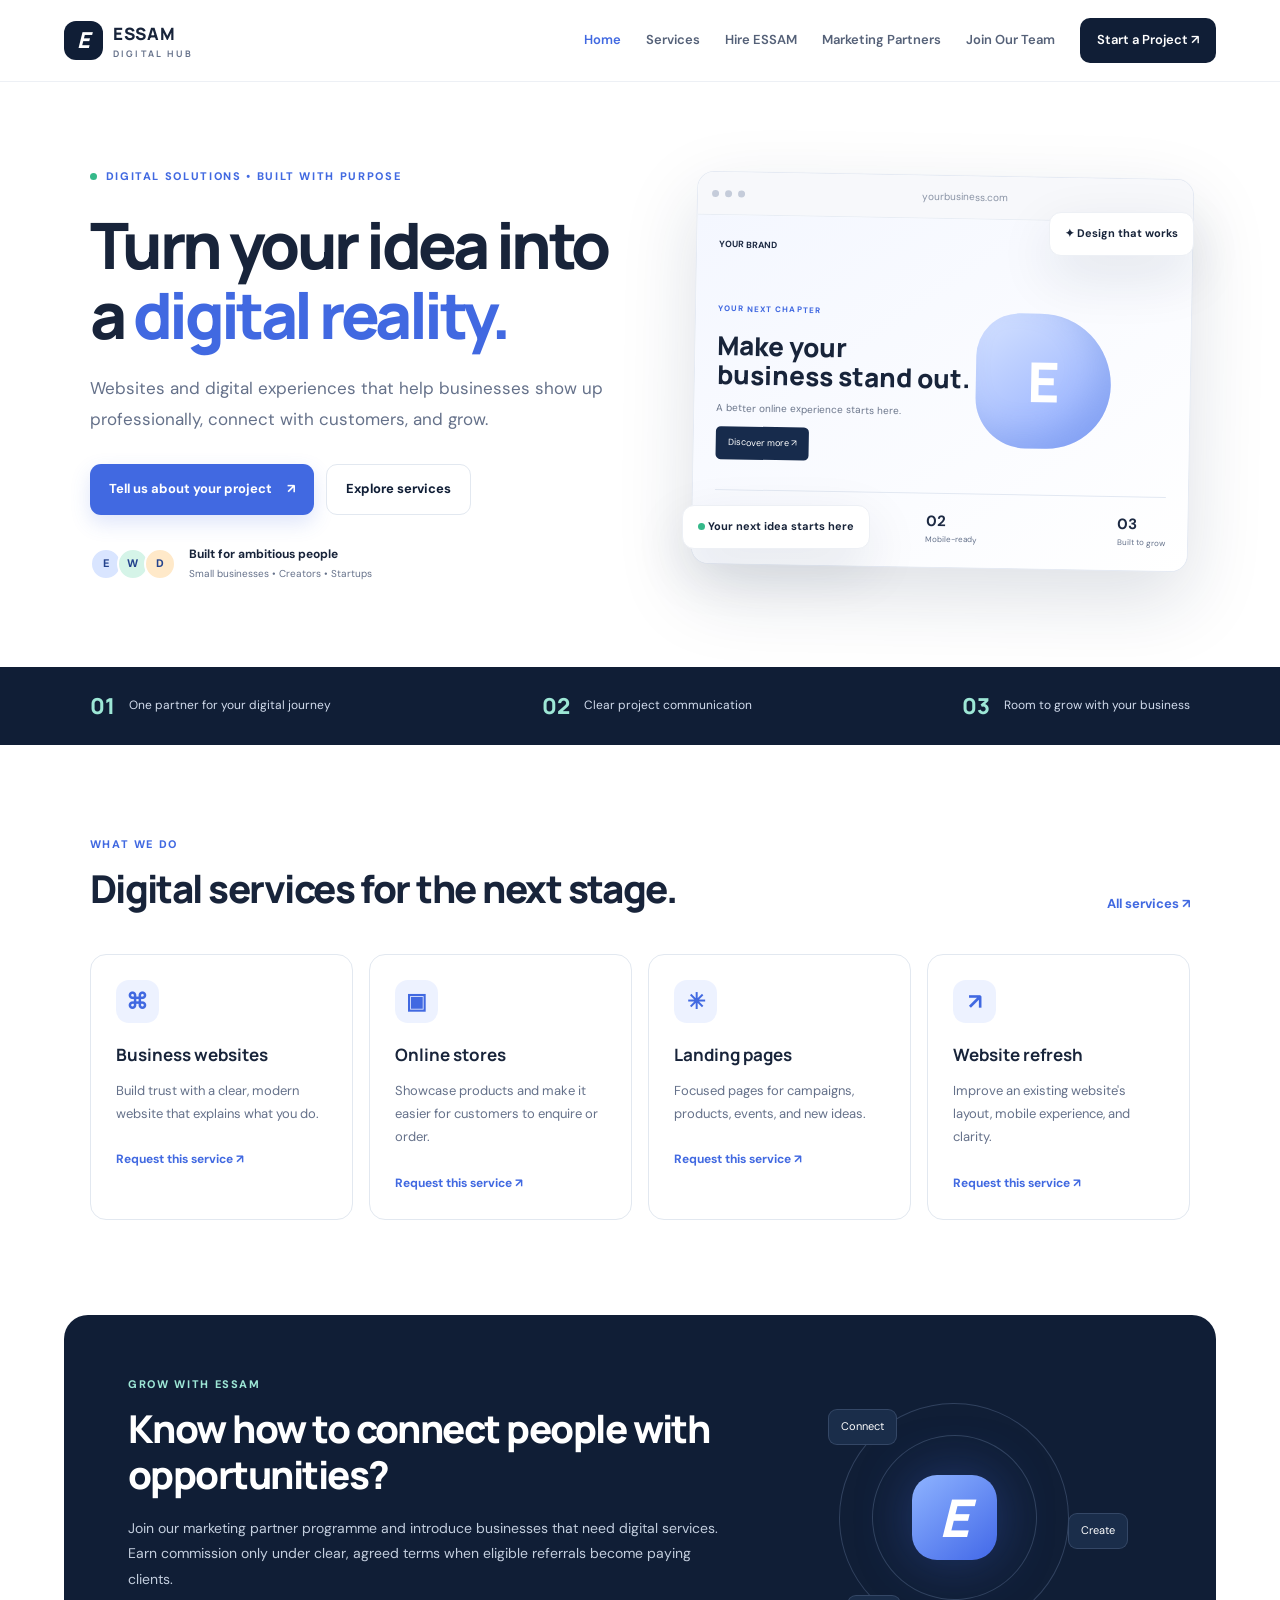
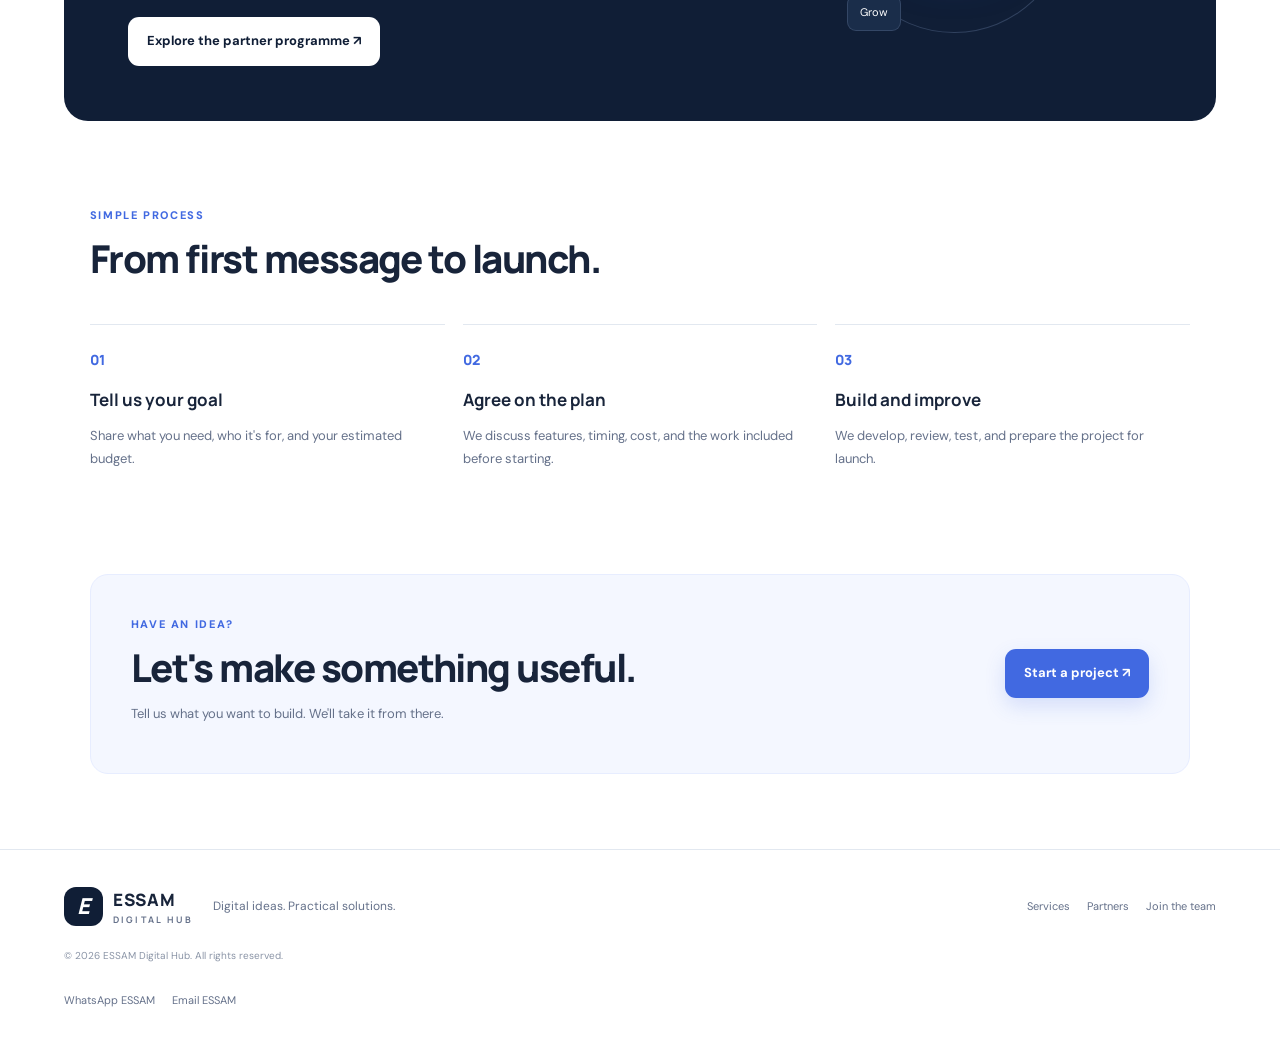
<file: index.html>
<!doctype html>
<html lang="en"><head><meta charset="utf-8"><meta name="viewport" content="width=device-width, initial-scale=1"><meta name="description" content="ESSAM Digital Hub helps businesses build a stronger digital presence."><title>ESSAM Digital Hub | Build Your Digital Future</title><link rel="stylesheet" href="styles.css"></head>
<body><header class="site-header"><a class="brand" href="index.html"><span class="brand-mark">E</span><span>ESSAM <small>DIGITAL HUB</small></span></a><button class="menu-toggle" aria-label="Open menu" onclick="document.querySelector('.nav').classList.toggle('open')">☰</button><nav class="nav"><a class="active" href="index.html">Home</a><a href="services.html">Services</a><a href="client-request.html">Hire ESSAM</a><a href="partners.html">Marketing Partners</a><a href="talent.html">Join Our Team</a><a class="nav-cta" href="client-request.html">Start a Project ↗</a></nav></header>
<main><section class="hero"><div class="hero-copy"><span class="eyebrow"><span class="dot"></span> DIGITAL SOLUTIONS • BUILT WITH PURPOSE</span><h1>Turn your idea into a <em>digital reality.</em></h1><p class="lead">Websites and digital experiences that help businesses show up professionally, connect with customers, and grow.</p><div class="hero-actions"><a class="button primary" href="client-request.html">Tell us about your project <span>↗</span></a><a class="button secondary" href="services.html">Explore services</a></div><div class="trust-row"><div class="avatar-stack"><span>E</span><span>W</span><span>D</span></div><p><strong>Built for ambitious people</strong><br><small>Small businesses • Creators • Startups</small></p></div></div><div class="hero-visual"><div class="visual-glow"></div><div class="browser-card"><div class="browser-top"><i></i><i></i><i></i><span>yourbusiness.com</span></div><div class="mock-site"><div class="mock-nav"><b>YOUR BRAND</b><span>Home　 About　 Services</span></div><div class="mock-content"><div><small>YOUR NEXT CHAPTER</small><h2>Make your<br>business stand out.</h2><p>A better online experience starts here.</p><span class="mock-button">Discover more ↗</span></div><div class="mock-orb">E</div></div><div class="mock-stats"><span><b>01</b> Thoughtful design</span><span><b>02</b> Mobile-ready</span><span><b>03</b> Built to grow</span></div></div></div><div class="floating-tag tag-top">✦ Design that works</div><div class="floating-tag tag-bottom"><span class="green-dot"></span> Your next idea starts here</div></div></section>
<section class="stats-band"><div><strong>01</strong><span>One partner for your digital journey</span></div><div><strong>02</strong><span>Clear project communication</span></div><div><strong>03</strong><span>Room to grow with your business</span></div></section>
<section class="section"><div class="section-heading"><div><span class="eyebrow">WHAT WE DO</span><h2>Digital services for the next stage.</h2></div><a class="text-link" href="services.html">All services ↗</a></div><div class="service-grid"><article class="service-card"><span class="service-icon">⌘</span><h3>Business websites</h3><p>Build trust with a clear, modern website that explains what you do.</p><a href="client-request.html?service=Business%20website">Request this service ↗</a></article><article class="service-card"><span class="service-icon">▣</span><h3>Online stores</h3><p>Showcase products and make it easier for customers to enquire or order.</p><a href="client-request.html?service=Online%20store">Request this service ↗</a></article><article class="service-card"><span class="service-icon">✳</span><h3>Landing pages</h3><p>Focused pages for campaigns, products, events, and new ideas.</p><a href="client-request.html?service=Landing%20page">Request this service ↗</a></article><article class="service-card"><span class="service-icon">↗</span><h3>Website refresh</h3><p>Improve an existing website's layout, mobile experience, and clarity.</p><a href="client-request.html?service=Website%20redesign">Request this service ↗</a></article></div></section>
<section class="partner-banner"><div><span class="eyebrow light">GROW WITH ESSAM</span><h2>Know how to connect people with opportunities?</h2><p>Join our marketing partner programme and introduce businesses that need digital services. Earn commission only under clear, agreed terms when eligible referrals become paying clients.</p><a class="button white" href="partners.html">Explore the partner programme ↗</a></div><div class="partner-art"><div class="orbit orbit-one"></div><div class="orbit orbit-two"></div><div class="central-symbol">E</div><span class="orbit-label label-one">Connect</span><span class="orbit-label label-two">Create</span><span class="orbit-label label-three">Grow</span></div></section>
<section class="section how-section"><div class="section-heading"><div><span class="eyebrow">SIMPLE PROCESS</span><h2>From first message to launch.</h2></div></div><div class="steps"><article><span>01</span><h3>Tell us your goal</h3><p>Share what you need, who it's for, and your estimated budget.</p></article><article><span>02</span><h3>Agree on the plan</h3><p>We discuss features, timing, cost, and the work included before starting.</p></article><article><span>03</span><h3>Build and improve</h3><p>We develop, review, test, and prepare the project for launch.</p></article></div></section>
<section class="bottom-cta"><div><span class="eyebrow">HAVE AN IDEA?</span><h2>Let's make something useful.</h2><p>Tell us what you want to build. We'll take it from there.</p></div><a class="button primary" href="client-request.html">Start a project ↗</a></section></main><footer class="footer"><a class="brand footer-brand" href="index.html"><span class="brand-mark">E</span><span>ESSAM <small>DIGITAL HUB</small></span></a><p>Digital ideas. Practical solutions.</p><div class="footer-links"><a href="services.html">Services</a><a href="partners.html">Partners</a><a href="talent.html">Join the team</a></div><small>© <span data-year></span> ESSAM Digital Hub. All rights reserved.</small><div class="footer-links contact-footer"><a data-essam-whatsapp href="https://wa.me/2349020397402" target="_blank" rel="noopener noreferrer">WhatsApp ESSAM</a><a data-essam-email href="mailto:essamtechnology76@gmail.com">Email ESSAM</a></div></footer><script src="app.js"></script></body></html>
</file>
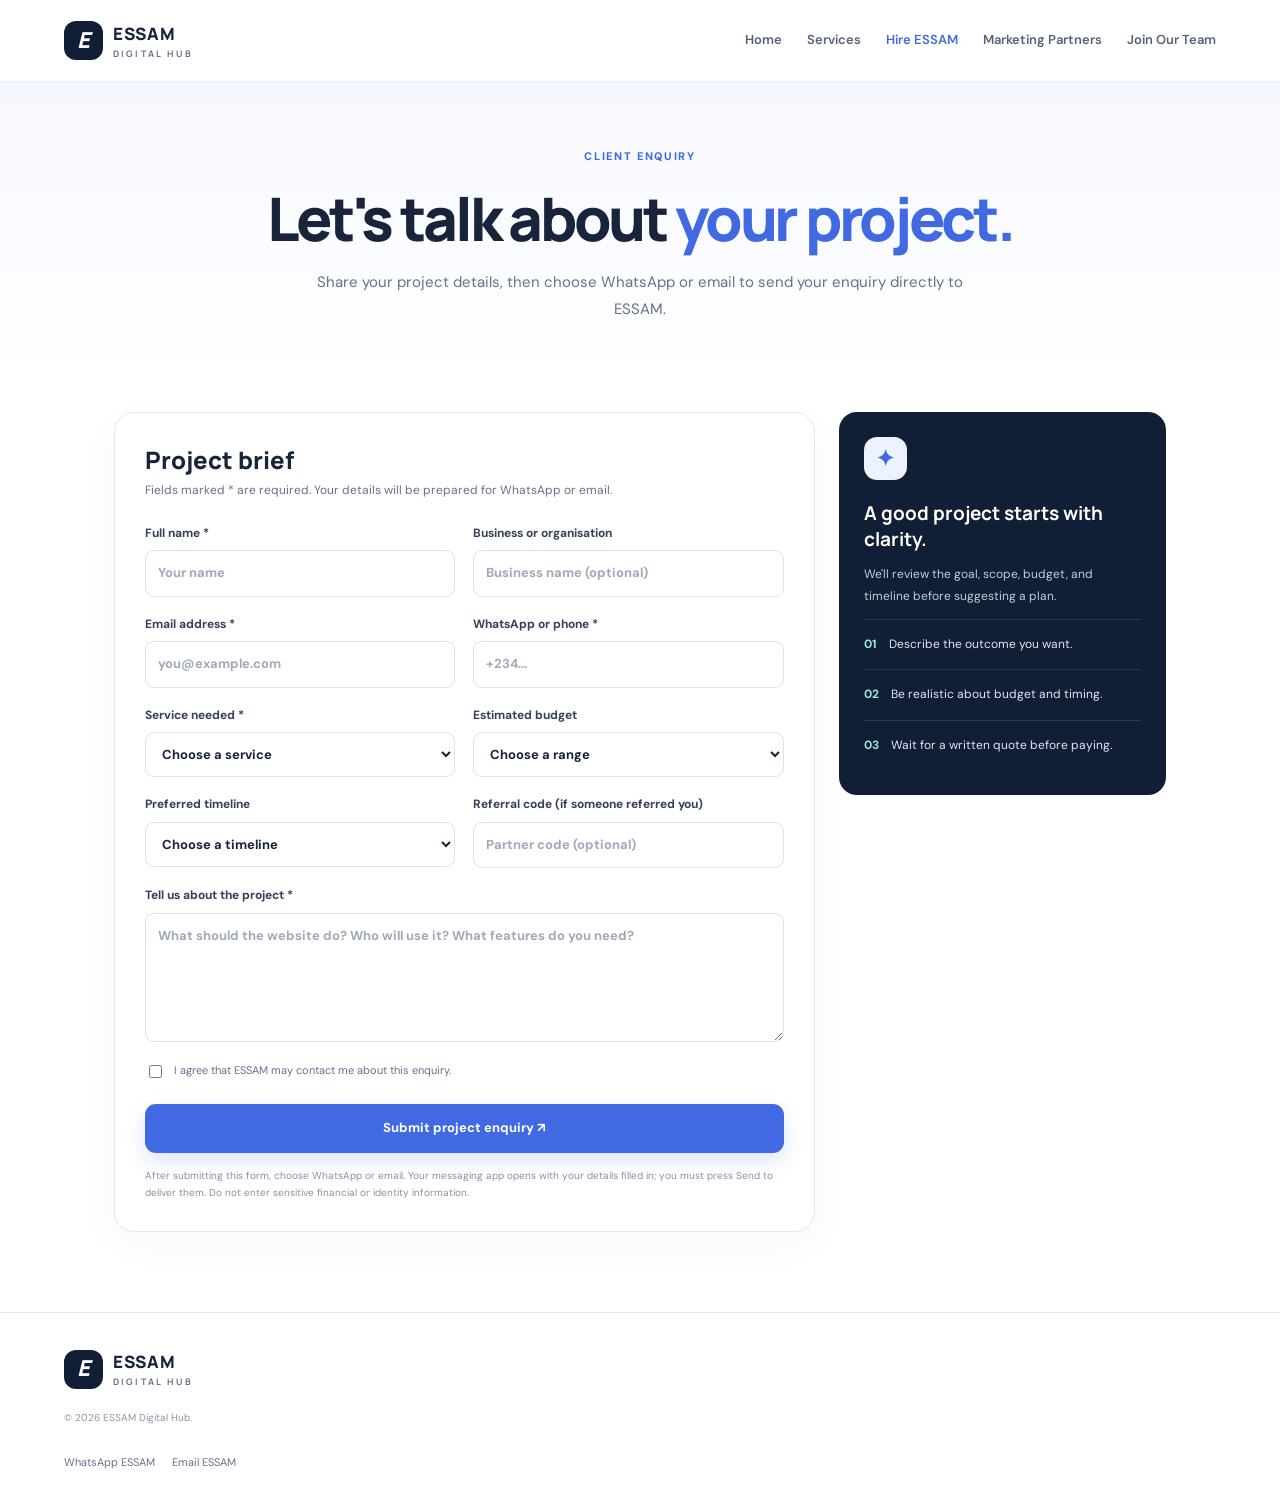
<file: client-request.html>
<!doctype html><html lang="en"><head><meta charset="utf-8"><meta name="viewport" content="width=device-width, initial-scale=1"><title>Start a Project | ESSAM Digital Hub</title><link rel="stylesheet" href="styles.css"></head><body><header class="site-header"><a class="brand" href="index.html"><span class="brand-mark">E</span><span>ESSAM <small>DIGITAL HUB</small></span></a><button class="menu-toggle" aria-label="Open menu" onclick="document.querySelector('.nav').classList.toggle('open')">☰</button><nav class="nav"><a href="index.html">Home</a><a href="services.html">Services</a><a class="active" href="client-request.html">Hire ESSAM</a><a href="partners.html">Marketing Partners</a><a href="talent.html">Join Our Team</a></nav></header><main><section class="page-hero compact"><span class="eyebrow">CLIENT ENQUIRY</span><h1>Let's talk about <em>your project.</em></h1><p>Share your project details, then choose WhatsApp or email to send your enquiry directly to ESSAM.</p></section><section class="form-section"><form class="form-card" data-save-form="clients"><div class="form-heading"><h2>Project brief</h2><p>Fields marked * are required. Your details will be prepared for WhatsApp or email.</p></div><div class="form-grid"><label>Full name *<input name="name" required autocomplete="name" placeholder="Your name"></label><label>Business or organisation<input name="business" placeholder="Business name (optional)"></label><label>Email address *<input name="email" type="email" required autocomplete="email" placeholder="you@example.com"></label><label>WhatsApp or phone *<input name="phone" required type="tel" placeholder="+234..."></label><label>Service needed *<select name="service" id="service-select" required><option value="">Choose a service</option><option>Business website</option><option>Online store</option><option>Landing page</option><option>Website redesign</option><option>Web application</option><option>Graphic design and digital support</option><option>Not sure yet</option></select></label><label>Estimated budget<select name="budget"><option value="">Choose a range</option><option>Below ₦100,000</option><option>₦100,000–₦300,000</option><option>₦300,000–₦700,000</option><option>₦700,000–₦1,500,000</option><option>₦1,500,000+</option><option>Need advice</option></select></label><label>Preferred timeline<select name="timeline"><option value="">Choose a timeline</option><option>As soon as practical</option><option>Within 2–4 weeks</option><option>Within 1–3 months</option><option>Flexible</option></select></label><label>Referral code (if someone referred you)<input name="referral" id="referral-input" placeholder="Partner code (optional)"></label><label class="full-field">Tell us about the project *<textarea name="details" required rows="5" placeholder="What should the website do? Who will use it? What features do you need?"></textarea></label></div><label class="check-label"><input type="checkbox" name="consent" required> I agree that ESSAM may contact me about this enquiry.</label><button class="button primary full" type="submit">Submit project enquiry ↗</button><p class="form-message" role="status"></p><p class="tiny-note">After submitting this form, choose WhatsApp or email. Your messaging app opens with your details filled in; you must press Send to deliver them. Do not enter sensitive financial or identity information.</p></form><aside class="form-aside"><span class="service-icon">✦</span><h3>A good project starts with clarity.</h3><p>We'll review the goal, scope, budget, and timeline before suggesting a plan.</p><div class="aside-point"><b>01</b><span>Describe the outcome you want.</span></div><div class="aside-point"><b>02</b><span>Be realistic about budget and timing.</span></div><div class="aside-point"><b>03</b><span>Wait for a written quote before paying.</span></div></aside></section></main><footer class="footer"><a class="brand footer-brand" href="index.html"><span class="brand-mark">E</span><span>ESSAM <small>DIGITAL HUB</small></span></a><small>© <span data-year></span> ESSAM Digital Hub.</small><div class="footer-links contact-footer"><a data-essam-whatsapp href="https://wa.me/2349020397402" target="_blank" rel="noopener noreferrer">WhatsApp ESSAM</a><a data-essam-email href="mailto:essamtechnology76@gmail.com">Email ESSAM</a></div></footer><script src="app.js"></script></body></html>
</file>
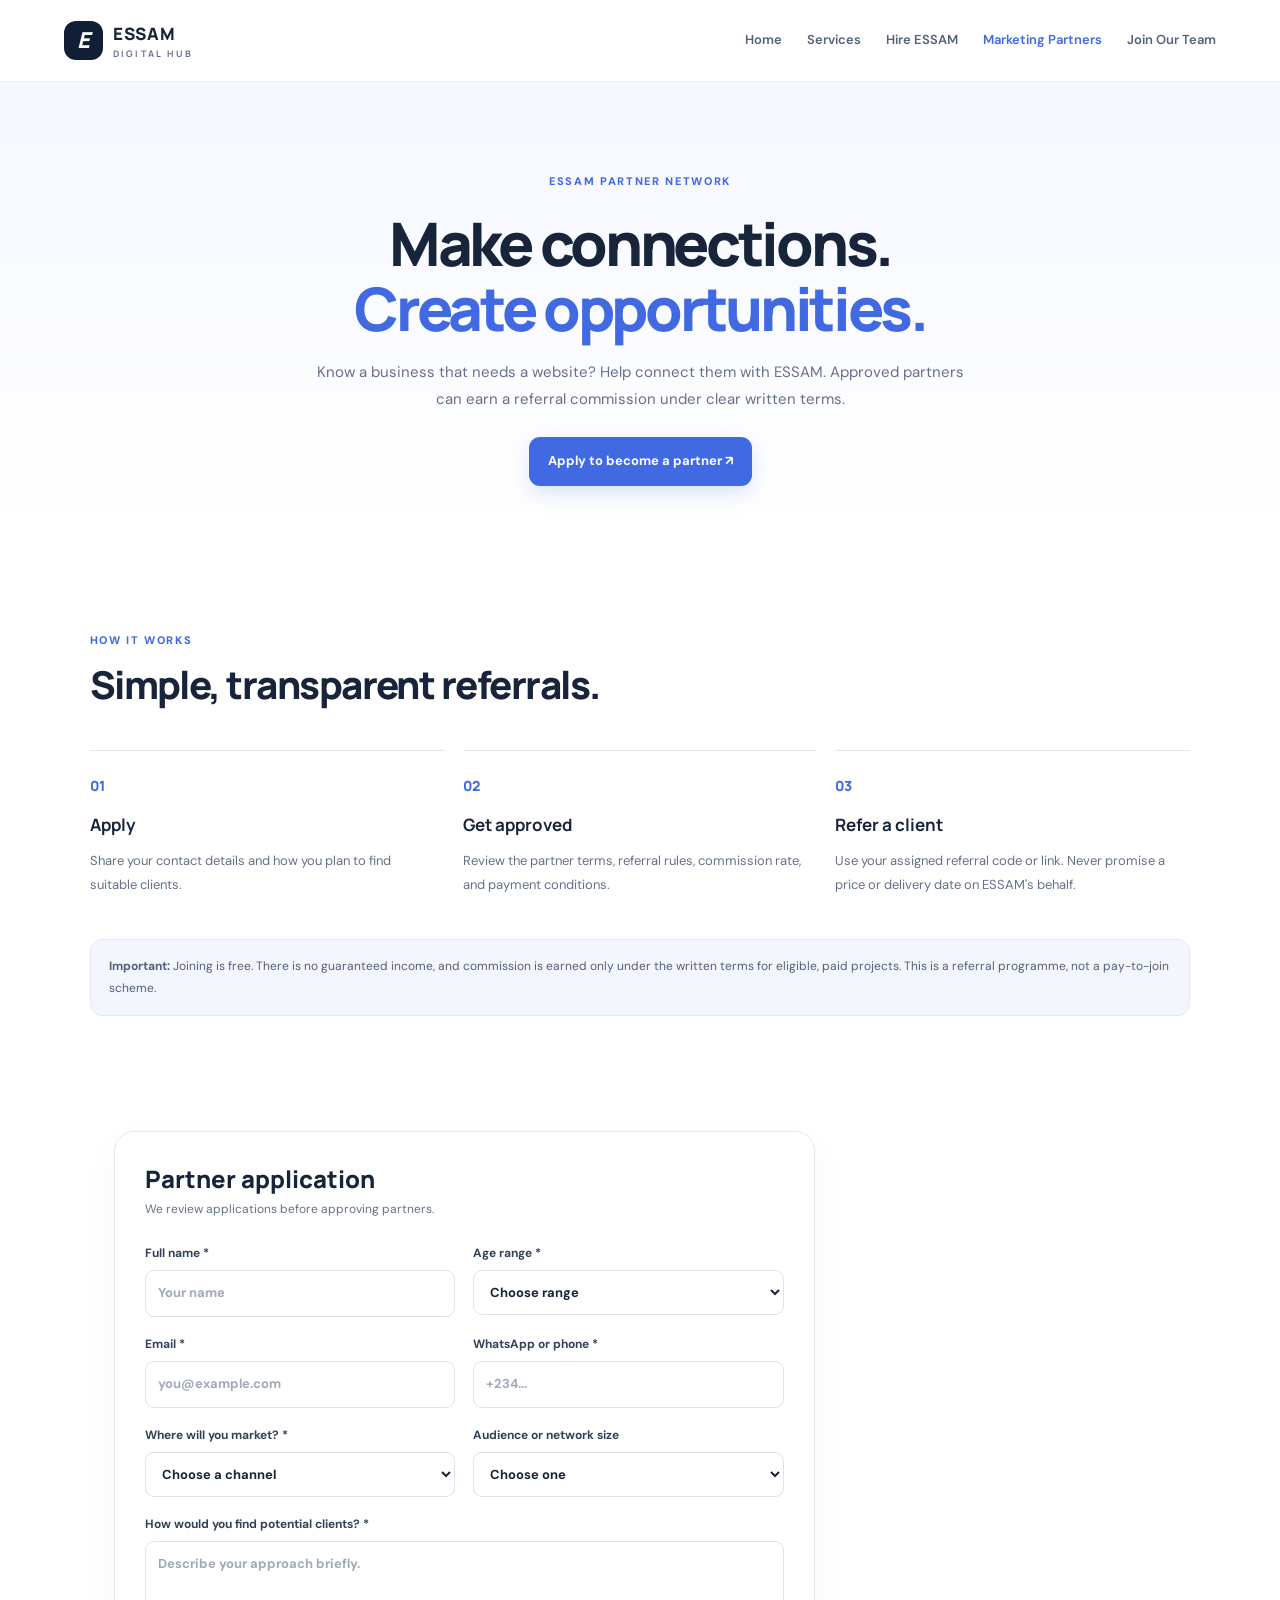
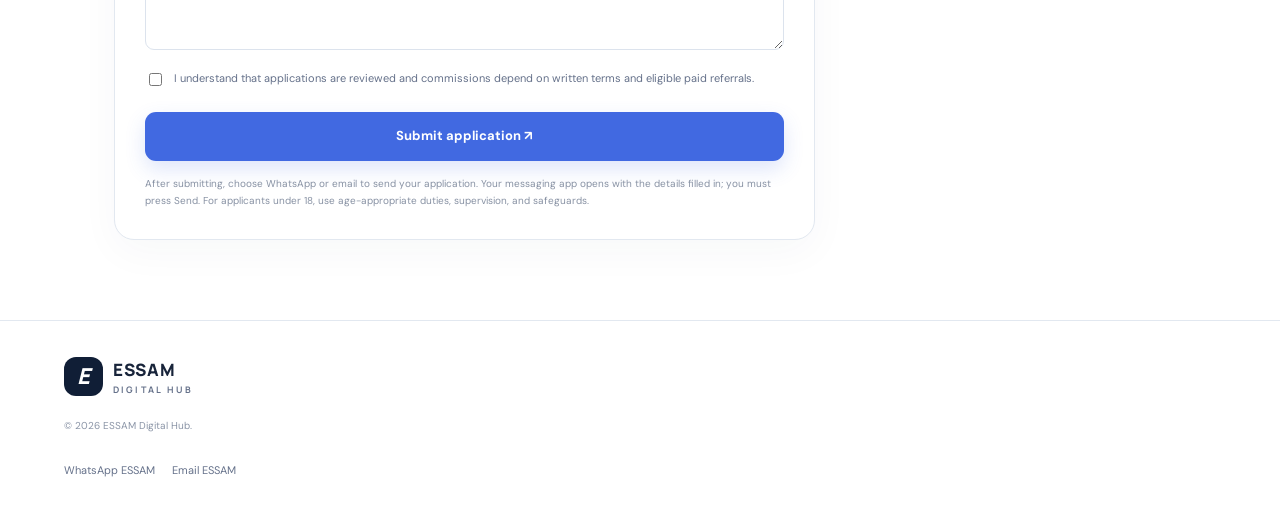
<file: partners.html>
<!doctype html><html lang="en"><head><meta charset="utf-8"><meta name="viewport" content="width=device-width, initial-scale=1"><title>Marketing Partners | ESSAM Digital Hub</title><link rel="stylesheet" href="styles.css"></head><body><header class="site-header"><a class="brand" href="index.html"><span class="brand-mark">E</span><span>ESSAM <small>DIGITAL HUB</small></span></a><button class="menu-toggle" aria-label="Open menu" onclick="document.querySelector('.nav').classList.toggle('open')">☰</button><nav class="nav"><a href="index.html">Home</a><a href="services.html">Services</a><a href="client-request.html">Hire ESSAM</a><a class="active" href="partners.html">Marketing Partners</a><a href="talent.html">Join Our Team</a></nav></header><main><section class="page-hero"><span class="eyebrow">ESSAM PARTNER NETWORK</span><h1>Make connections.<br><em>Create opportunities.</em></h1><p>Know a business that needs a website? Help connect them with ESSAM. Approved partners can earn a referral commission under clear written terms.</p><a class="button primary" href="#apply">Apply to become a partner ↗</a></section><section class="section"><div class="section-heading"><div><span class="eyebrow">HOW IT WORKS</span><h2>Simple, transparent referrals.</h2></div></div><div class="steps"><article><span>01</span><h3>Apply</h3><p>Share your contact details and how you plan to find suitable clients.</p></article><article><span>02</span><h3>Get approved</h3><p>Review the partner terms, referral rules, commission rate, and payment conditions.</p></article><article><span>03</span><h3>Refer a client</h3><p>Use your assigned referral code or link. Never promise a price or delivery date on ESSAM's behalf.</p></article></div><div class="notice"><strong>Important:</strong> Joining is free. There is no guaranteed income, and commission is earned only under the written terms for eligible, paid projects. This is a referral programme, not a pay-to-join scheme.</div></section><section class="form-section" id="apply"><form class="form-card" data-save-form="partners"><div class="form-heading"><h2>Partner application</h2><p>We review applications before approving partners.</p></div><div class="form-grid"><label>Full name *<input name="name" required placeholder="Your name"></label><label>Age range *<select name="age" required><option value="">Choose range</option><option>Under 18</option><option>18–24</option><option>25+</option></select></label><label>Email *<input name="email" type="email" required placeholder="you@example.com"></label><label>WhatsApp or phone *<input name="phone" required type="tel" placeholder="+234..."></label><label>Where will you market? *<select name="channel" required><option value="">Choose a channel</option><option>WhatsApp</option><option>TikTok</option><option>Facebook</option><option>Instagram</option><option>In-person networking</option><option>Several channels</option></select></label><label>Audience or network size<select name="audience"><option value="">Choose one</option><option>Still building</option><option>Under 500</option><option>500–2,000</option><option>2,000+</option><option>Private network / direct outreach</option></select></label><label class="full-field">How would you find potential clients? *<textarea name="plan" required rows="4" placeholder="Describe your approach briefly."></textarea></label></div><label class="check-label"><input type="checkbox" name="terms" required> I understand that applications are reviewed and commissions depend on written terms and eligible paid referrals.</label><button class="button primary full" type="submit">Submit application ↗</button><p class="form-message" role="status"></p><p class="tiny-note">After submitting, choose WhatsApp or email to send your application. Your messaging app opens with the details filled in; you must press Send. For applicants under 18, use age-appropriate duties, supervision, and safeguards.</p></form></section></main><footer class="footer"><a class="brand footer-brand" href="index.html"><span class="brand-mark">E</span><span>ESSAM <small>DIGITAL HUB</small></span></a><small>© <span data-year></span> ESSAM Digital Hub.</small><div class="footer-links contact-footer"><a data-essam-whatsapp href="https://wa.me/2349020397402" target="_blank" rel="noopener noreferrer">WhatsApp ESSAM</a><a data-essam-email href="mailto:essamtechnology76@gmail.com">Email ESSAM</a></div></footer><script src="app.js"></script></body></html>
</file>
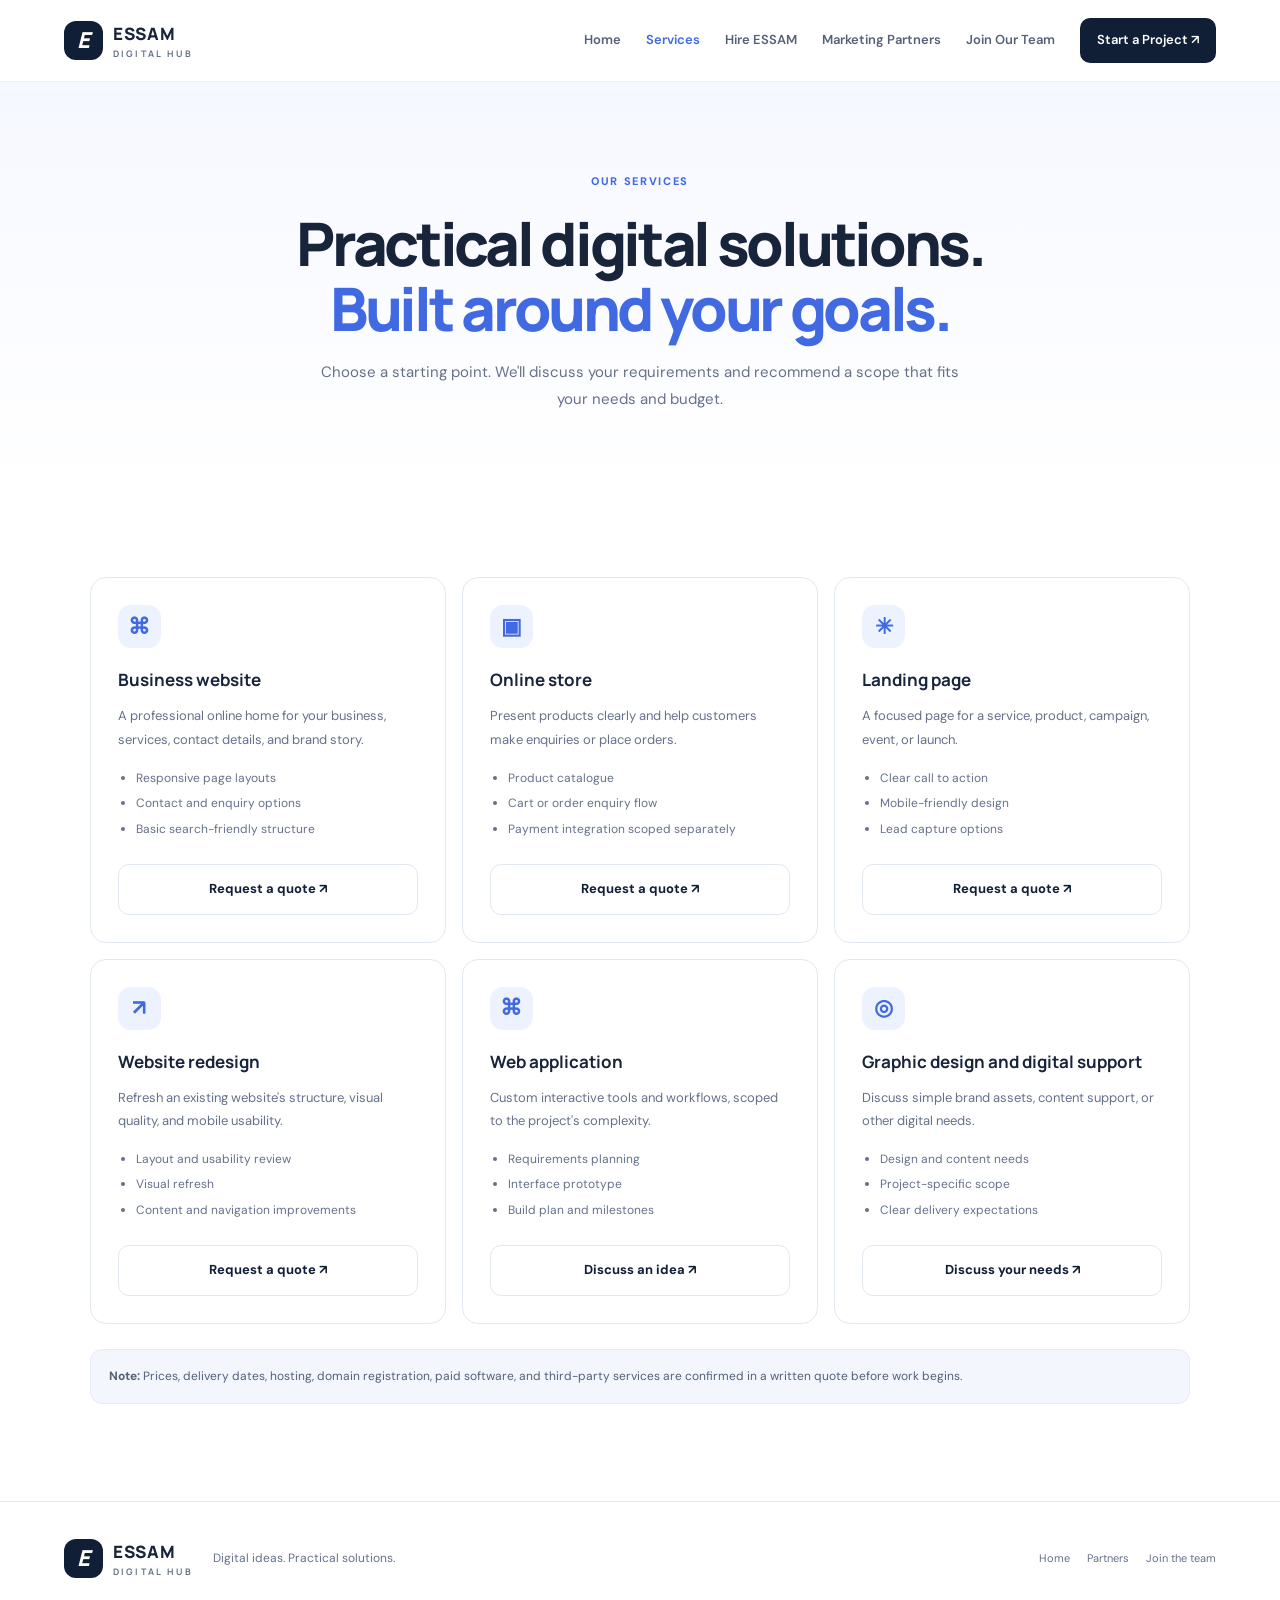
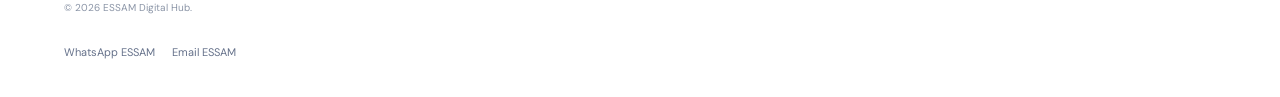
<file: services.html>
<!doctype html><html lang="en"><head><meta charset="utf-8"><meta name="viewport" content="width=device-width, initial-scale=1"><title>Services | ESSAM Digital Hub</title><link rel="stylesheet" href="styles.css"></head><body><header class="site-header"><a class="brand" href="index.html"><span class="brand-mark">E</span><span>ESSAM <small>DIGITAL HUB</small></span></a><button class="menu-toggle" aria-label="Open menu" onclick="document.querySelector('.nav').classList.toggle('open')">☰</button><nav class="nav"><a href="index.html">Home</a><a class="active" href="services.html">Services</a><a href="client-request.html">Hire ESSAM</a><a href="partners.html">Marketing Partners</a><a href="talent.html">Join Our Team</a><a class="nav-cta" href="client-request.html">Start a Project ↗</a></nav></header><main><section class="page-hero"><span class="eyebrow">OUR SERVICES</span><h1>Practical digital solutions.<br><em>Built around your goals.</em></h1><p>Choose a starting point. We'll discuss your requirements and recommend a scope that fits your needs and budget.</p></section><section class="section"><div class="service-grid service-grid-large"><article class="service-card"><span class="service-icon">⌘</span><h3>Business website</h3><p>A professional online home for your business, services, contact details, and brand story.</p><ul><li>Responsive page layouts</li><li>Contact and enquiry options</li><li>Basic search-friendly structure</li></ul><a class="button secondary full" href="client-request.html?service=Business%20website">Request a quote ↗</a></article><article class="service-card"><span class="service-icon">▣</span><h3>Online store</h3><p>Present products clearly and help customers make enquiries or place orders.</p><ul><li>Product catalogue</li><li>Cart or order enquiry flow</li><li>Payment integration scoped separately</li></ul><a class="button secondary full" href="client-request.html?service=Online%20store">Request a quote ↗</a></article><article class="service-card"><span class="service-icon">✳</span><h3>Landing page</h3><p>A focused page for a service, product, campaign, event, or launch.</p><ul><li>Clear call to action</li><li>Mobile-friendly design</li><li>Lead capture options</li></ul><a class="button secondary full" href="client-request.html?service=Landing%20page">Request a quote ↗</a></article><article class="service-card"><span class="service-icon">↗</span><h3>Website redesign</h3><p>Refresh an existing website's structure, visual quality, and mobile usability.</p><ul><li>Layout and usability review</li><li>Visual refresh</li><li>Content and navigation improvements</li></ul><a class="button secondary full" href="client-request.html?service=Website%20redesign">Request a quote ↗</a></article><article class="service-card"><span class="service-icon">⌘</span><h3>Web application</h3><p>Custom interactive tools and workflows, scoped to the project's complexity.</p><ul><li>Requirements planning</li><li>Interface prototype</li><li>Build plan and milestones</li></ul><a class="button secondary full" href="client-request.html?service=Web%20application">Discuss an idea ↗</a></article><article class="service-card"><span class="service-icon">◎</span><h3>Graphic design and digital support</h3><p>Discuss simple brand assets, content support, or other digital needs.</p><ul><li>Design and content needs</li><li>Project-specific scope</li><li>Clear delivery expectations</li></ul><a class="button secondary full" href="client-request.html?service=Design%20and%20digital%20support">Discuss your needs ↗</a></article></div><p class="notice"><strong>Note:</strong> Prices, delivery dates, hosting, domain registration, paid software, and third-party services are confirmed in a written quote before work begins.</p></section></main><footer class="footer"><a class="brand footer-brand" href="index.html"><span class="brand-mark">E</span><span>ESSAM <small>DIGITAL HUB</small></span></a><p>Digital ideas. Practical solutions.</p><div class="footer-links"><a href="index.html">Home</a><a href="partners.html">Partners</a><a href="talent.html">Join the team</a></div><small>© <span data-year></span> ESSAM Digital Hub.</small><div class="footer-links contact-footer"><a data-essam-whatsapp href="https://wa.me/2349020397402" target="_blank" rel="noopener noreferrer">WhatsApp ESSAM</a><a data-essam-email href="mailto:essamtechnology76@gmail.com">Email ESSAM</a></div></footer><script src="app.js"></script></body></html>
</file>
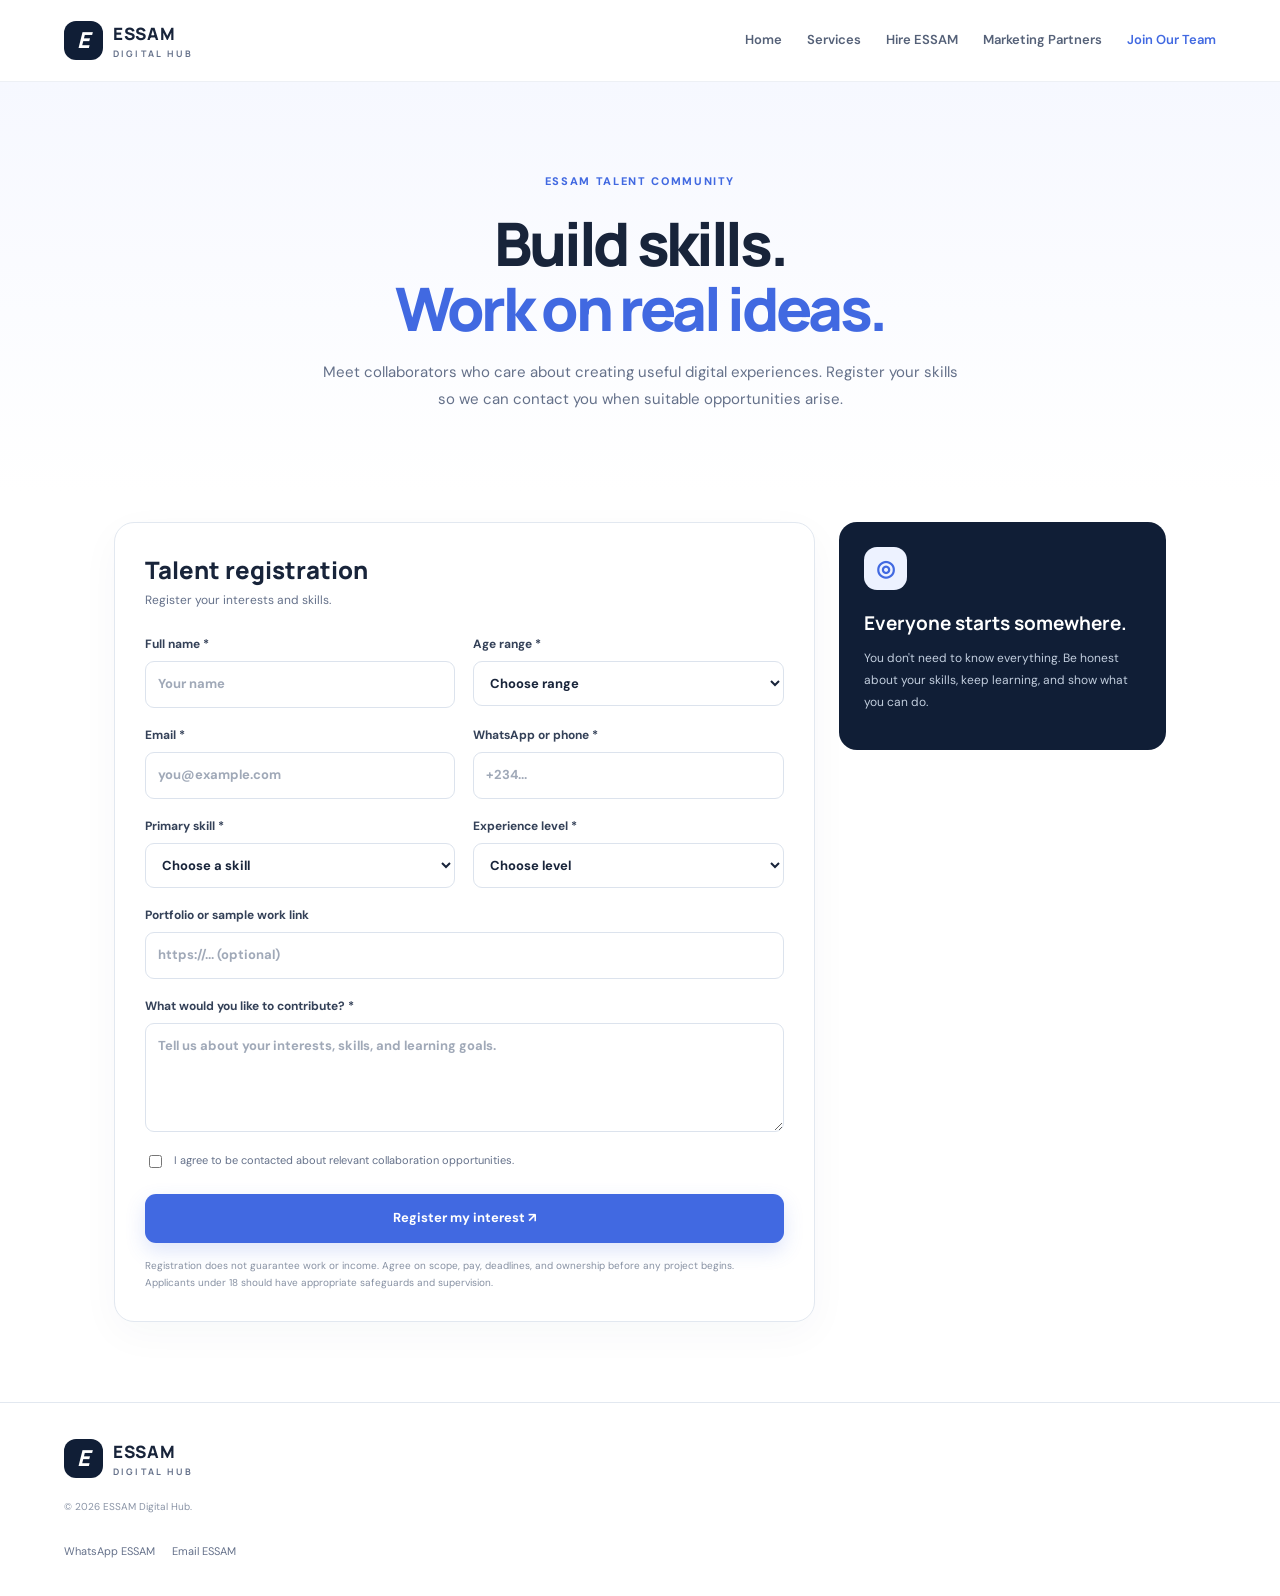
<file: talent.html>
<!doctype html><html lang="en"><head><meta charset="utf-8"><meta name="viewport" content="width=device-width, initial-scale=1"><title>Join Our Team | ESSAM Digital Hub</title><link rel="stylesheet" href="styles.css"></head><body><header class="site-header"><a class="brand" href="index.html"><span class="brand-mark">E</span><span>ESSAM <small>DIGITAL HUB</small></span></a><button class="menu-toggle" aria-label="Open menu" onclick="document.querySelector('.nav').classList.toggle('open')">☰</button><nav class="nav"><a href="index.html">Home</a><a href="services.html">Services</a><a href="client-request.html">Hire ESSAM</a><a href="partners.html">Marketing Partners</a><a class="active" href="talent.html">Join Our Team</a></nav></header><main><section class="page-hero"><span class="eyebrow">ESSAM TALENT COMMUNITY</span><h1>Build skills.<br><em>Work on real ideas.</em></h1><p>Meet collaborators who care about creating useful digital experiences. Register your skills so we can contact you when suitable opportunities arise.</p></section><section class="form-section"><form class="form-card" data-save-form="talent"><div class="form-heading"><h2>Talent registration</h2><p>Register your interests and skills.</p></div><div class="form-grid"><label>Full name *<input name="name" required placeholder="Your name"></label><label>Age range *<select name="age" required><option value="">Choose range</option><option>Under 18</option><option>18–24</option><option>25+</option></select></label><label>Email *<input name="email" type="email" required placeholder="you@example.com"></label><label>WhatsApp or phone *<input name="phone" type="tel" required placeholder="+234..."></label><label>Primary skill *<select name="skill" required><option value="">Choose a skill</option><option>HTML/CSS/JavaScript</option><option>Website development</option><option>UI/UX design</option><option>Graphic design</option><option>Content creation</option><option>Sales and marketing</option><option>Video editing</option><option>Other / learning</option></select></label><label>Experience level *<select name="level" required><option value="">Choose level</option><option>Learning / beginner</option><option>Intermediate</option><option>Experienced</option></select></label><label class="full-field">Portfolio or sample work link<input name="portfolio" type="url" placeholder="https://... (optional)"></label><label class="full-field">What would you like to contribute? *<textarea name="contribution" required rows="4" placeholder="Tell us about your interests, skills, and learning goals."></textarea></label></div><label class="check-label"><input type="checkbox" name="consent" required> I agree to be contacted about relevant collaboration opportunities.</label><button class="button primary full" type="submit">Register my interest ↗</button><p class="form-message" role="status"></p><p class="tiny-note">Registration does not guarantee work or income. Agree on scope, pay, deadlines, and ownership before any project begins. Applicants under 18 should have appropriate safeguards and supervision.</p></form><aside class="form-aside"><span class="service-icon">◎</span><h3>Everyone starts somewhere.</h3><p>You don't need to know everything. Be honest about your skills, keep learning, and show what you can do.</p></aside></section></main><footer class="footer"><a class="brand footer-brand" href="index.html"><span class="brand-mark">E</span><span>ESSAM <small>DIGITAL HUB</small></span></a><small>© <span data-year></span> ESSAM Digital Hub.</small><div class="footer-links contact-footer"><a data-essam-whatsapp href="https://wa.me/2349020397402" target="_blank" rel="noopener noreferrer">WhatsApp ESSAM</a><a data-essam-email href="mailto:essamtechnology76@gmail.com">Email ESSAM</a></div></footer><script src="app.js"></script></body></html>
</file>
<file: styles.css>
@import url('https://fonts.googleapis.com/css2?family=DM+Sans:wght@400;500;600;700&family=Manrope:wght@400;500;600;700;800&display=swap');
:root{--navy:#101e36;--navy2:#172b4c;--blue:#4169e1;--cyan:#9de7d6;--ink:#18243a;--muted:#65718a;--line:#e2e8f0;--pale:#f5f7fb;--white:#fff;--radius:20px;--shadow:0 20px 55px rgba(18,35,63,.11)}*{box-sizing:border-box}html{scroll-behavior:smooth}body{margin:0;color:var(--ink);background:#fff;font-family:'DM Sans',sans-serif;line-height:1.6}a{color:inherit;text-decoration:none}button,input,textarea,select{font:inherit}.site-header{height:82px;padding:0 max(5vw,22px);display:flex;align-items:center;justify-content:space-between;gap:28px;border-bottom:1px solid #edf0f5;background:rgba(255,255,255,.96);position:sticky;top:0;z-index:10}.brand{display:flex;align-items:center;gap:10px;font-family:Manrope,sans-serif;font-size:17px;font-weight:800;letter-spacing:.04em;white-space:nowrap}.brand small{display:block;font-size:9px;letter-spacing:.24em;color:var(--muted);font-weight:700}.brand-mark{width:39px;height:39px;border-radius:12px;background:var(--navy);color:white;display:grid;place-items:center;font-size:22px;font-style:italic}.nav{display:flex;align-items:center;gap:25px;font-size:13px;font-weight:600;color:#556178}.nav a:hover,.nav a.active{color:var(--blue)}.nav .nav-cta{background:var(--navy);color:#fff;padding:12px 17px;border-radius:10px}.menu-toggle{display:none;border:0;background:transparent;font-size:24px}.hero{padding:75px max(7vw,24px) 80px;display:grid;grid-template-columns:1.05fr .95fr;gap:55px;align-items:center;max-width:1500px;margin:auto;overflow:hidden}.eyebrow{font-size:11px;font-weight:800;letter-spacing:.15em;color:var(--blue);display:inline-flex;align-items:center;gap:9px}.dot,.green-dot{display:inline-block;width:7px;height:7px;border-radius:50%;background:#35b98a}.hero h1,.page-hero h1{font:800 clamp(42px,5vw,69px)/1.09 Manrope,sans-serif;letter-spacing:-.055em;margin:23px 0}.hero h1 em,.page-hero h1 em{color:var(--blue);font-style:normal}.lead{font-size:17px;line-height:1.8;max-width:530px;color:var(--muted)}.hero-actions{display:flex;gap:12px;flex-wrap:wrap;margin:30px 0}.button{border:0;border-radius:11px;display:inline-flex;align-items:center;justify-content:center;gap:15px;padding:14px 19px;font-weight:700;font-size:13px;cursor:pointer;transition:.2s}.button:hover{transform:translateY(-2px)}.primary{background:var(--blue);color:#fff;box-shadow:0 8px 20px #4169e12c}.secondary{background:#fff;color:var(--navy);border:1px solid var(--line)}.white{background:white;color:var(--navy)}.danger{background:#fff0f0;color:#a42e39}.full{width:100%}.trust-row{display:flex;align-items:center;gap:13px;margin-top:28px}.trust-row p{margin:0;font-size:12px;line-height:1.55}.trust-row small{color:var(--muted)}.avatar-stack{display:flex;padding-left:5px}.avatar-stack span{margin-left:-5px;width:32px;height:32px;border:2px solid white;border-radius:50%;display:grid;place-items:center;background:#d9e5ff;color:#24438d;font-size:11px;font-weight:800}.avatar-stack span:nth-child(2){background:#d5f4e8}.avatar-stack span:nth-child(3){background:#ffe9c9}.hero-visual{min-height:430px;position:relative;display:grid;place-items:center}.visual-glow{position:absolute;width:390px;height:390px;border-radius:50%;background:radial-gradient(circle,#d8e4ff,rgba(227,237,255,.1) 70%)}.browser-card{position:relative;width:min(100%,500px);border-radius:17px;background:white;box-shadow:0 28px 75px #182c4b25;overflow:hidden;transform:rotate(1deg);border:1px solid #e5eaf3}.browser-top{height:43px;display:flex;align-items:center;gap:6px;padding:0 14px;background:#f7f8fb;border-bottom:1px solid #e8edf4}.browser-top i{width:7px;height:7px;border-radius:50%;background:#c5ccda}.browser-top span{margin:auto;font-size:10px;color:#8993a5}.mock-site{padding:22px;background:linear-gradient(145deg,#f4f7ff,#fff)}.mock-nav{display:flex;justify-content:space-between;font-size:9px;color:#536079}.mock-nav b{color:#1d2a43}.mock-content{display:grid;grid-template-columns:1.15fr .85fr;align-items:center;padding:42px 0 30px}.mock-content small{font-size:8px;color:#4169e1;font-weight:800;letter-spacing:.13em}.mock-content h2{font:800 26px/1.1 Manrope;margin:12px 0}.mock-content p{font-size:10px;color:#6b768b}.mock-button{display:inline-block;background:#172b4c;color:white;border-radius:5px;padding:9px 12px;font-size:9px}.mock-orb{width:135px;height:135px;border-radius:38% 62% 56% 44%;background:linear-gradient(145deg,#d5e2ff,#8ca9ff);display:grid;place-items:center;color:#fff;font:800 55px Manrope;box-shadow:inset -15px -15px 30px #5579cf3d}.mock-stats{display:flex;justify-content:space-between;border-top:1px solid #e2e8f2;padding-top:15px;font-size:8px;color:#64718a}.mock-stats b{display:block;color:#1d2a43;font-size:15px}.floating-tag{position:absolute;background:white;border:1px solid #edf0f5;box-shadow:var(--shadow);border-radius:12px;padding:12px 15px;font-size:11px;font-weight:700}.tag-top{top:55px;right:-4px}.tag-bottom{bottom:38px;left:-12px}.stats-band{background:var(--navy);color:white;padding:24px max(7vw,24px);display:flex;justify-content:space-between;gap:20px}.stats-band div{display:flex;align-items:center;gap:14px}.stats-band strong{font:800 22px Manrope;color:var(--cyan)}.stats-band span{font-size:12px;color:#d2dced}.section{padding:85px max(7vw,24px);max-width:1500px;margin:auto}.section-heading{display:flex;align-items:end;justify-content:space-between;gap:20px;margin-bottom:32px}.section h2,.partner-banner h2,.bottom-cta h2{font:800 clamp(28px,3vw,41px)/1.2 Manrope;letter-spacing:-.04em;margin:10px 0}.text-link{font-size:13px;font-weight:700;color:var(--blue);padding-bottom:7px}.service-grid{display:grid;grid-template-columns:repeat(4,1fr);gap:16px}.service-card{border:1px solid var(--line);border-radius:16px;padding:25px;background:white;transition:.2s}.service-card:hover{box-shadow:var(--shadow);transform:translateY(-3px)}.service-icon{width:43px;height:43px;border-radius:13px;background:#edf2ff;color:var(--blue);display:grid;place-items:center;font-size:22px;font-weight:700}.service-card h3{font:700 17px Manrope;margin:20px 0 8px}.service-card p,.steps p{font-size:13px;color:var(--muted);line-height:1.8}.service-card>a:not(.button){font-size:12px;color:var(--blue);font-weight:700;display:inline-block;margin-top:12px}.partner-banner{background:var(--navy);color:white;margin:10px max(5vw,18px);border-radius:24px;padding:55px max(5vw,28px);display:grid;grid-template-columns:1.2fr .8fr;gap:35px;align-items:center;overflow:hidden}.light{color:var(--cyan)}.partner-banner p{max-width:600px;color:#c3cede;font-size:14px;line-height:1.8;margin:18px 0 25px}.partner-art{height:250px;position:relative;display:grid;place-items:center}.orbit{position:absolute;border:1px solid #7c91b84d;border-radius:50%;transform:rotate(-22deg)}.orbit-one{width:230px;height:230px}.orbit-two{width:165px;height:165px;transform:rotate(40deg)}.central-symbol{width:85px;height:85px;border-radius:25px;background:linear-gradient(140deg,#8eb3ff,#4268e8);display:grid;place-items:center;font:800 52px Manrope;font-style:italic;box-shadow:0 0 55px #4169e159}.orbit-label{position:absolute;border:1px solid #7184a54d;background:#1a2d4a;border-radius:9px;padding:8px 12px;font-size:11px}.label-one{top:16px;left:18%}.label-two{right:6%;top:48%}.label-three{bottom:12px;left:23%}.how-section{padding-top:70px}.steps{display:grid;grid-template-columns:repeat(3,1fr);gap:18px}.steps article{border-top:1px solid var(--line);padding:22px 12px 5px 0}.steps article>span{font:800 14px Manrope;color:var(--blue)}.steps h3{font:700 17px Manrope;margin:15px 0 5px}.bottom-cta{margin:0 max(7vw,24px) 75px;padding:35px 40px;background:#f4f7ff;border:1px solid #e7edff;border-radius:18px;display:flex;align-items:center;justify-content:space-between;gap:20px}.bottom-cta p{color:var(--muted);font-size:13px}.footer{padding:35px max(5vw,24px);border-top:1px solid var(--line);display:flex;align-items:center;gap:20px;flex-wrap:wrap}.footer>p{font-size:12px;color:var(--muted);margin-right:auto}.footer-links{display:flex;gap:17px;font-size:11px;color:var(--muted)}.footer>small{width:100%;color:#8a94a6;font-size:10px}.page-hero{padding:85px max(7vw,24px) 55px;background:linear-gradient(180deg,#f6f8ff,#fff);text-align:center}.page-hero h1{font-size:clamp(40px,5vw,60px);margin:18px auto;max-width:850px}.page-hero p{max-width:650px;margin:0 auto 24px;color:var(--muted);font-size:15px;line-height:1.8}.page-hero.compact{padding-top:60px;padding-bottom:35px}.service-grid-large{grid-template-columns:repeat(3,1fr)}.service-grid-large .service-card{padding:27px}.service-card ul{padding-left:18px;color:var(--muted);font-size:12px;line-height:2.1;margin:15px 0 22px}.notice{background:#f3f6fc;border:1px solid #e5eaf3;border-radius:12px;padding:16px 18px;color:#526078;font-size:12px;line-height:1.8;margin-top:25px}.form-section{max-width:1100px;padding:30px 24px 80px;margin:auto;display:grid;grid-template-columns:minmax(0,1.5fr) minmax(220px,.7fr);gap:24px;align-items:start}.form-card{background:white;border:1px solid var(--line);border-radius:20px;padding:30px;box-shadow:0 12px 40px #182c4b09}.form-heading{margin-bottom:24px}.form-heading h2{font:800 24px Manrope;margin:0 0 5px}.form-heading p{font-size:12px;color:var(--muted);margin:0}.form-grid{display:grid;grid-template-columns:1fr 1fr;gap:18px}.form-grid label{display:flex;flex-direction:column;gap:7px;font-size:12px;font-weight:700;color:#344158}.form-grid input,.form-grid select,.form-grid textarea{width:100%;border:1px solid #dce3ed;background:#fff;border-radius:9px;padding:12px;color:var(--ink);font-size:13px;outline:none}.form-grid input:focus,.form-grid select:focus,.form-grid textarea:focus{border-color:var(--blue);box-shadow:0 0 0 3px #4169e117}.form-grid input::placeholder,.form-grid textarea::placeholder{color:#a0a9b8}.full-field{grid-column:1/-1}.check-label{display:flex;gap:9px;align-items:flex-start;font-size:11px;color:var(--muted);margin:20px 0}.check-label input{margin-top:3px}.form-card .button{margin-top:3px}.form-message{font-size:12px;color:#14734f}.tiny-note{font-size:10px;color:#8791a3;line-height:1.7;margin:14px 0 0}.form-aside{background:var(--navy);color:white;border-radius:18px;padding:25px;position:sticky;top:100px}.form-aside h3{font:700 19px Manrope;margin:20px 0 8px}.form-aside p{color:#c2cede;font-size:12px;line-height:1.8}.aside-point{display:flex;gap:12px;padding:15px 0;border-top:1px solid #ffffff1c;font-size:12px;color:#e1e7f0}.aside-point b{color:var(--cyan)}.admin-section{padding-top:25px}.admin-warning{padding:15px;background:#fff5df;border:1px solid #f2ddb1;border-radius:10px;color:#76581b;font-size:12px;margin-bottom:22px}.admin-toolbar{display:flex;align-items:center;gap:10px;flex-wrap:wrap}.admin-toolbar h2{margin-right:auto;font:800 24px Manrope}.admin-toolbar .button{font-size:11px;padding:10px 13px}.admin-tabs{display:flex;gap:8px;border-bottom:1px solid var(--line);margin-top:20px;overflow:auto}.tab{border:0;background:none;padding:13px 15px;color:var(--muted);font-size:12px;cursor:pointer;white-space:nowrap}.tab.active{color:var(--blue);border-bottom:2px solid var(--blue);font-weight:800}.record-list{display:grid;gap:12px;padding-top:20px}.record{border:1px solid var(--line);border-radius:12px;padding:17px;overflow-wrap:anywhere}.record h3{font:700 15px Manrope;margin:0 0 8px}.record p{font-size:12px;color:var(--muted);margin:4px 0}.empty-state{text-align:center;border:1px dashed #d6deeb;border-radius:14px;padding:40px;color:var(--muted);font-size:13px}
@media(max-width:1050px){.nav{gap:13px;font-size:12px}.hero{gap:25px;padding-top:55px}.service-grid{grid-template-columns:repeat(2,1fr)}.stats-band{flex-wrap:wrap}.stats-band div{width:calc(50% - 12px)}}@media(max-width:760px){.site-header{height:70px;padding:0 20px}.menu-toggle{display:block}.nav{display:none;position:absolute;left:0;right:0;top:70px;padding:18px 22px 25px;background:white;border-bottom:1px solid var(--line);box-shadow:0 15px 25px #15294712;flex-direction:column;align-items:stretch;gap:0}.nav.open{display:flex}.nav a{padding:12px 0}.nav .nav-cta{padding:12px 14px;text-align:center;margin-top:8px}.hero{grid-template-columns:1fr;padding:48px 24px 45px;gap:12px}.hero h1{font-size:47px}.hero-visual{min-height:340px}.browser-card{max-width:450px}.visual-glow{width:310px;height:310px}.mock-content{padding:25px 0}.mock-orb{width:100px;height:100px}.mock-content h2{font-size:22px}.tag-top{right:0;top:25px}.tag-bottom{left:0;bottom:18px}.stats-band{padding:23px 24px}.stats-band div{width:100%}.section{padding:58px 24px}.section-heading{align-items:start}.service-grid,.service-grid-large{grid-template-columns:1fr}.partner-banner{margin:0 14px;padding:35px 24px;grid-template-columns:1fr}.partner-art{height:210px}.steps{grid-template-columns:1fr;gap:10px}.steps article{padding:17px 0}.bottom-cta{margin:0 24px 50px;padding:27px;align-items:flex-start;flex-direction:column}.footer{gap:13px}.footer-links{width:100%;flex-wrap:wrap}.page-hero{padding:60px 24px 40px}.page-hero h1{font-size:43px}.form-section{grid-template-columns:1fr;padding:22px 16px 55px}.form-card{padding:22px}.form-grid{grid-template-columns:1fr}.full-field{grid-column:auto}.form-aside{position:static;grid-row:1}.admin-toolbar h2{width:100%}}@media(prefers-reduced-motion:reduce){*{scroll-behavior:auto!important;transition:none!important}}

.admin-login{max-width:720px;margin:0 auto 25px}.admin-login h2{font:800 24px Manrope;margin:0 0 8px}.admin-login .form-grid{margin:18px 0}.admin-login .button{margin-right:8px}


/* WhatsApp/email delivery choices shown after form validation */
.delivery-options {
  margin-top: 1rem;
  padding: 1.15rem;
  border: 1px solid var(--line, #d8dce5);
  border-radius: 16px;
  background: var(--surface, #f7f8fb);
  color: var(--text, #172033);
}
.delivery-options p { margin: 0 0 .85rem; line-height: 1.6; }
.delivery-buttons { display: flex; flex-wrap: wrap; gap: .75rem; }
.delivery-buttons .button { text-decoration: none; text-align: center; }
.contact-footer { margin-top: .5rem; }
@media (max-width: 560px) {
  .delivery-buttons { flex-direction: column; }
  .delivery-buttons .button { width: 100%; }
}
</file>
